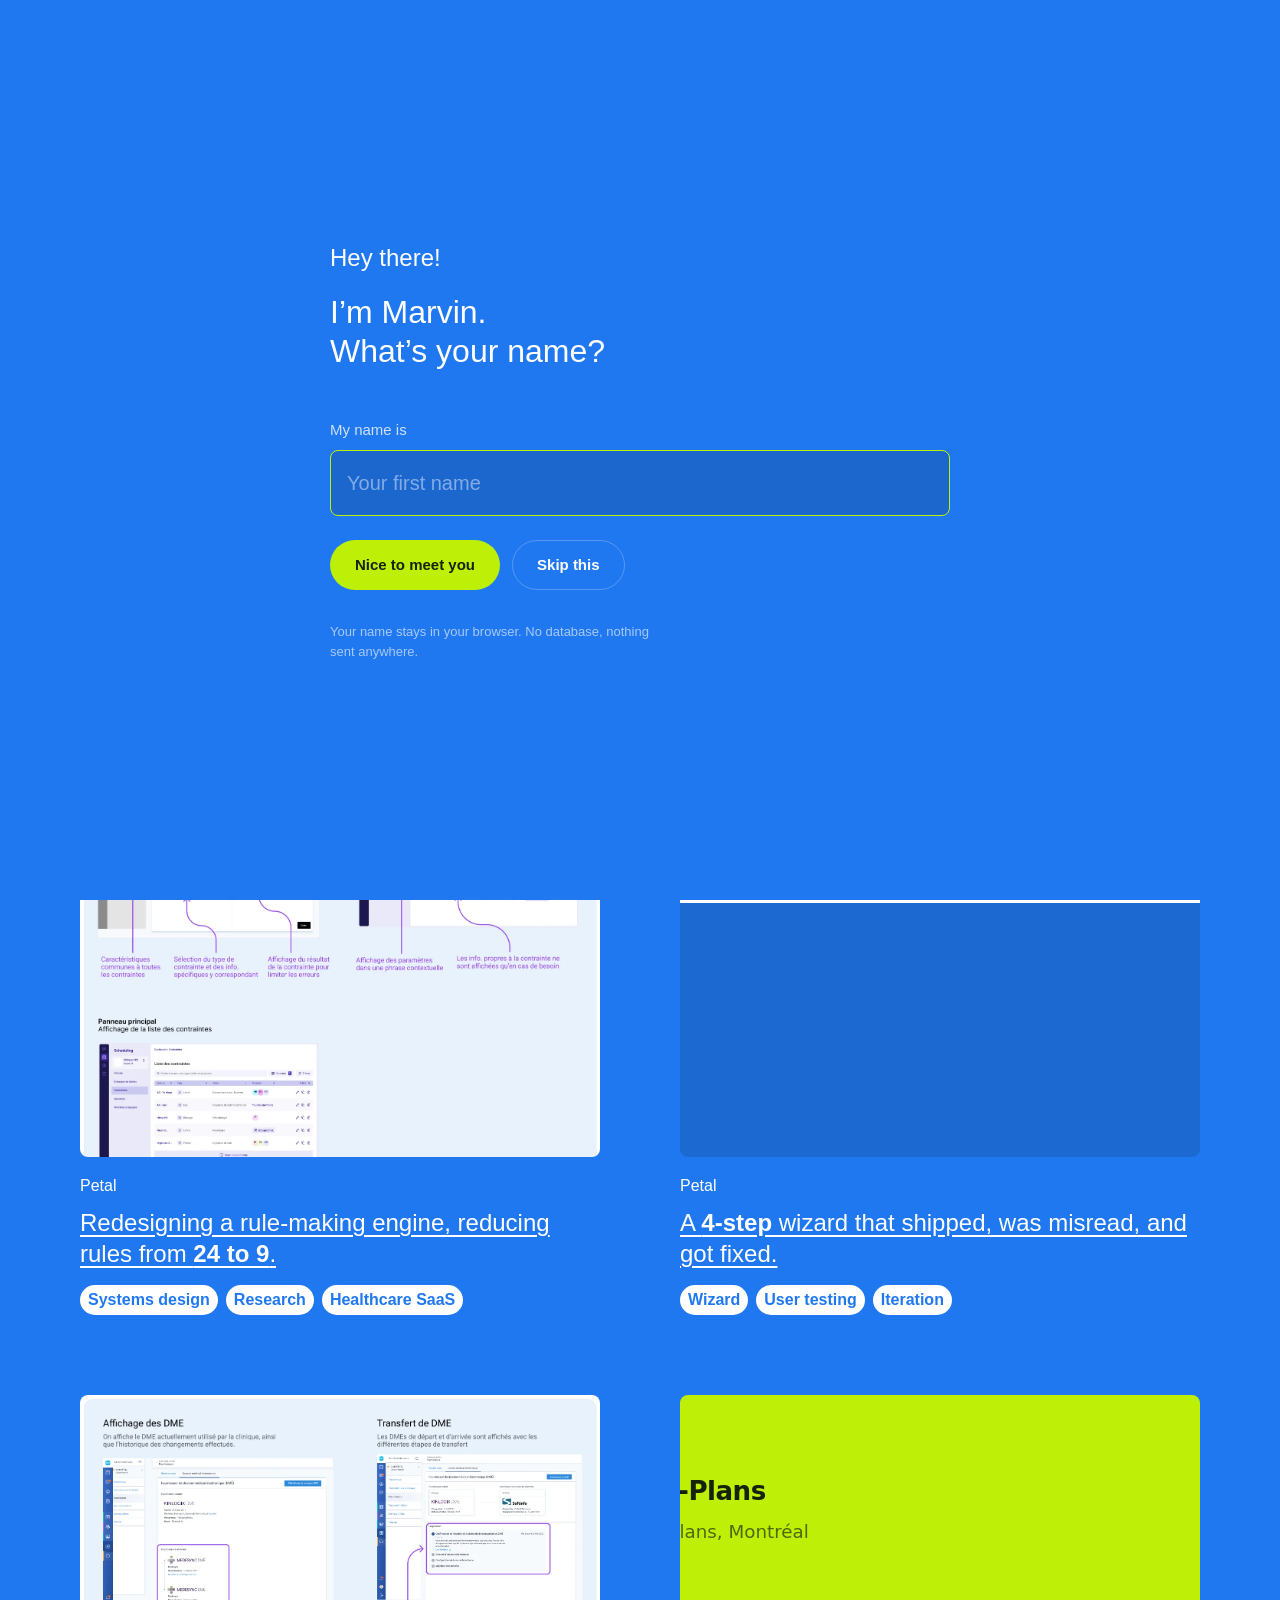
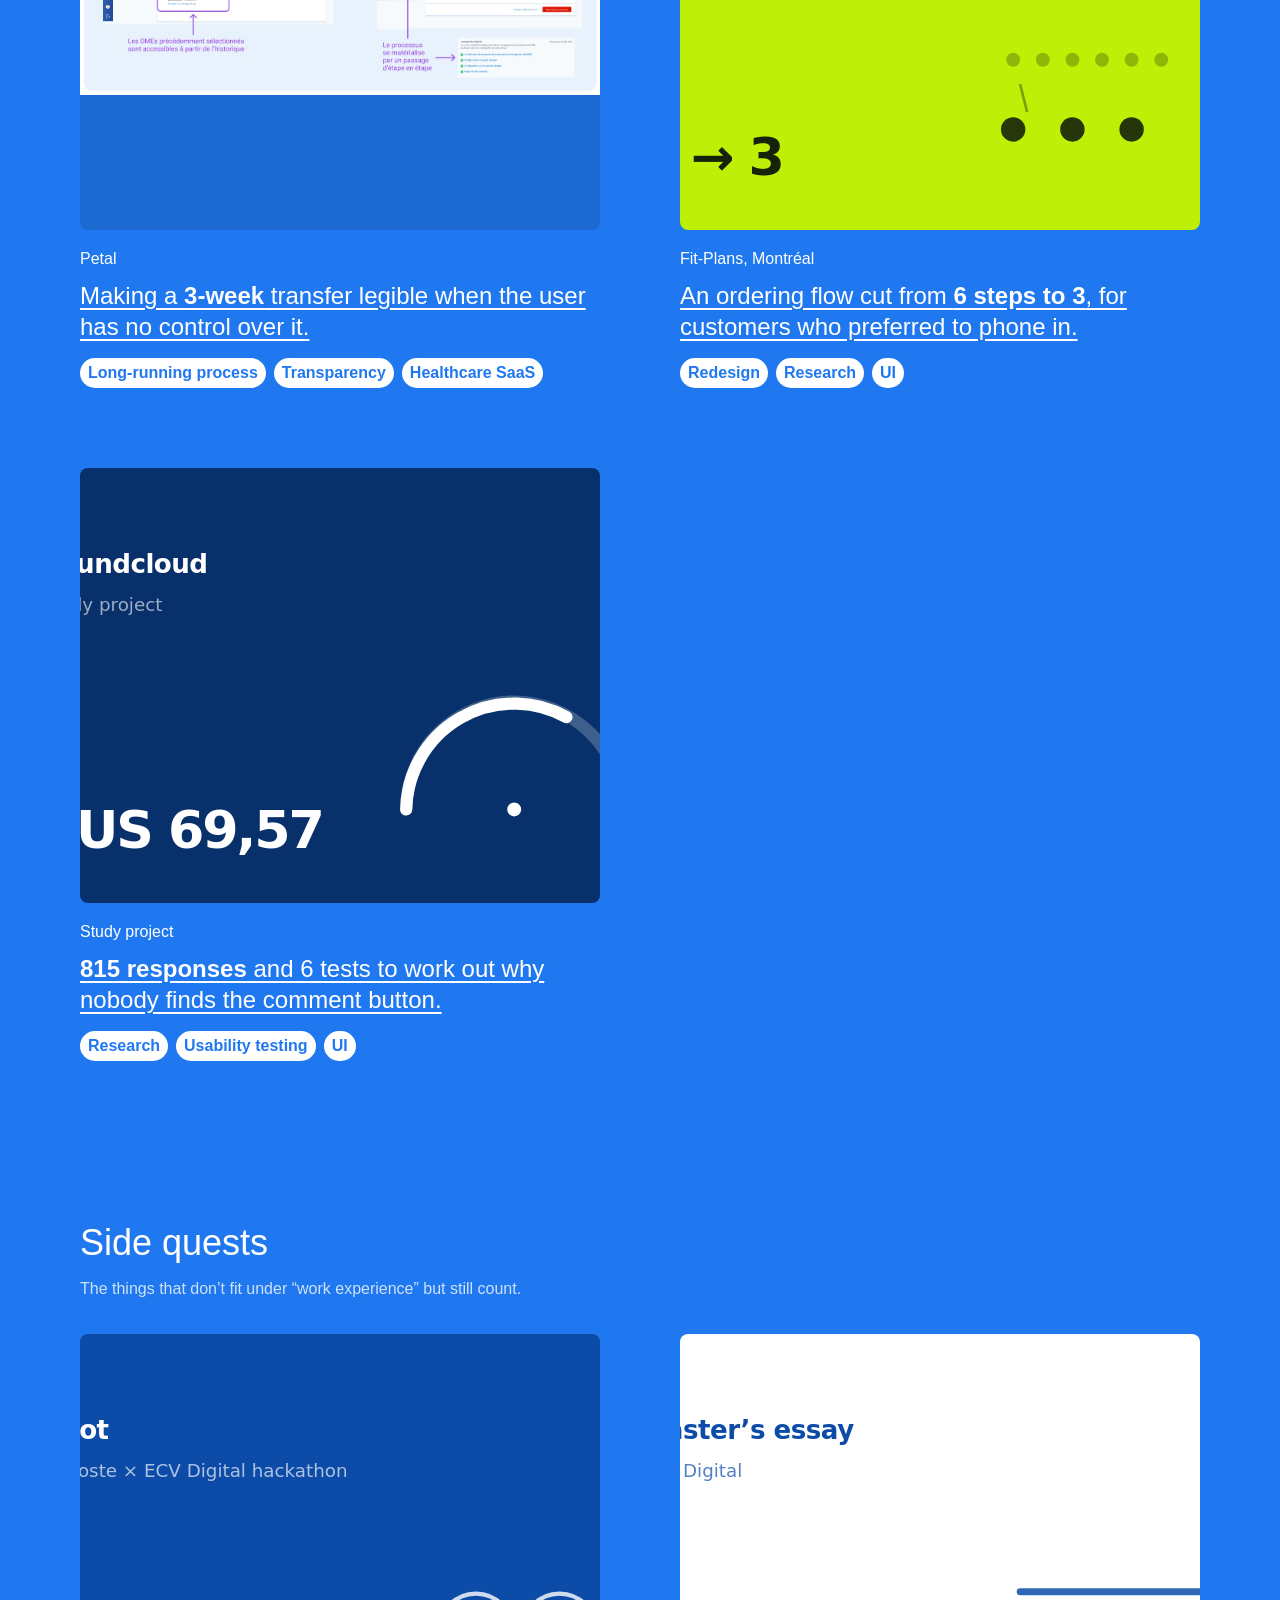
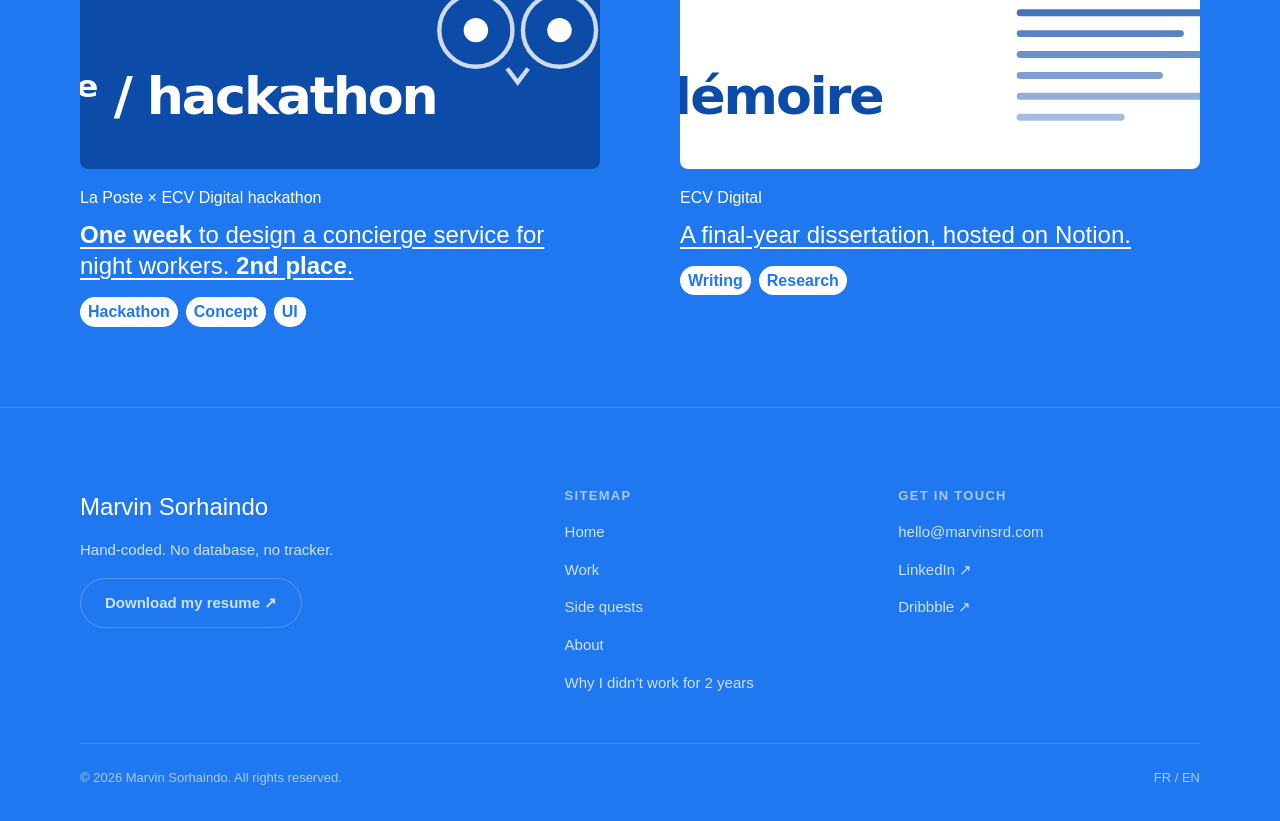
<file: index.html>
<!DOCTYPE html>
<!--
  ===========================================================================
  index.html — LE SEUL FICHIER HTML DU SITE
  ---------------------------------------------------------------------------
  Le site est une SPA (Single Page Application) : il n'existe qu'une page
  HTML. Quand vous cliquez sur un lien, JavaScript remplace le contenu de
  <main> au lieu de demander une nouvelle page au serveur. C'est ce qui
  permet des transitions fluides et zero temps de chargement apres l'arrivee.

  Ce fichier ne contient donc presque pas de contenu : il pose la COQUILLE
  (loader, formulaire du prenom, en-tete, main vide, pied de page) et laisse
  js/app.js remplir le reste a partir de js/content.js.
  ===========================================================================
-->
<html lang="fr">
<head>
  <!-- charset en premier : indispensable pour que les accents s'affichent -->
  <meta charset="utf-8">

  <!-- viewport : sans cette ligne, les telephones simulent un ecran de bureau
       et affichent le site en tout petit. C'est la base du responsive. -->
  <meta name="viewport" content="width=device-width, initial-scale=1">

  <!-- theme-color colore la barre d'adresse du navigateur sur mobile -->
  <meta name="theme-color" content="#2078F0">

  <title>Marvin Sorhaindo — Designer produit</title>
  <meta name="description" content="Portfolio de Marvin Sorhaindo, designer produit à Montréal. Trois ans de SaaS santé : planification hospitalière, synchronisation de données cliniques, refontes web.">

  <!-- Open Graph : ce qui s'affiche quand le lien est partage sur LinkedIn -->
  <meta property="og:type" content="website">
  <meta property="og:title" content="Marvin Sorhaindo — Designer produit">
  <meta property="og:description" content="Trois ans de SaaS santé. Vingt-quatre règles de planification ramenées à neuf.">

  <!--
    SECURITE — Content Security Policy.
    Cette ligne interdit au navigateur d'executer du JavaScript qui ne
    viendrait pas de ce site ('self'). Si quelqu'un parvenait a injecter
    <script src="https://mechant.com/x.js"> dans la page, le navigateur
    refuserait de le charger. C'est notre 2e barriere apres le nettoyage
    du prenom saisi dans le formulaire (voir app.js, fonction cleanName).
    'unsafe-inline' est autorise pour les styles seulement, pas pour les scripts.
  -->
  <!--
    Deux exceptions ont ete ajoutees pour Google Fonts (voir le bloc police
    juste en dessous) : fonts.googleapis.com pour la feuille de style, et
    fonts.gstatic.com pour les fichiers .woff2 eux-memes. Ce sont les seules
    origines externes autorisees par tout le site.
  -->
  <meta http-equiv="Content-Security-Policy"
        content="default-src 'self';
                 img-src 'self' data:;
                 style-src 'self' 'unsafe-inline' https://fonts.googleapis.com;
                 font-src 'self' https://fonts.gstatic.com;
                 script-src 'self';
                 base-uri 'none';
                 form-action 'none'">

  <!--
    LA POLICE : Raleway, imposee par la maquette Figma.
    C'est une grotesque geometrique tres reconnaissable ; aucune police
    systeme ne s'en approche, il faut donc la telecharger.

    preconnect ouvre la connexion aux serveurs de Google AVANT que le
    navigateur ne decouvre qu'il en a besoin, ce qui economise un aller-retour
    reseau. crossorigin est obligatoire sur le second : les polices sont
    servies en mode anonyme et la connexion doit correspondre.

    display=swap affiche immediatement le texte dans une police de secours,
    puis bascule sur Raleway une fois chargee. Sans cette option, le texte
    resterait invisible jusqu'a 3 secondes.

    >>> A FAIRE PLUS TARD : auto-heberger la police <<<
    Cette balise est la seule requete externe du site et contredit l'exigence
    de depart ("tout charger une fois, le plus vite possible"). Pour la
    supprimer : telecharger les 4 graisses en .woff2, les placer dans
    assets/fonts/, remplacer ce lien par des regles @font-face dans le CSS,
    et retirer les deux autorisations Google de la CSP ci-dessus.
  -->
  <link rel="preconnect" href="https://fonts.googleapis.com">
  <link rel="preconnect" href="https://fonts.gstatic.com" crossorigin>
  <link rel="stylesheet"
        href="https://fonts.googleapis.com/css2?family=Raleway:wght@300;400;500;600&display=swap">

  <!-- Une seule feuille de style pour tout le site -->
  <link rel="stylesheet" href="css/styles.css">
</head>

<body data-lang="fr">

  <!--
    Lien d'evitement : invisible a la souris, mais le premier element atteint
    par la touche Tab. Il permet a quelqu'un qui navigue au clavier ou au
    lecteur d'ecran de sauter la navigation pour aller droit au contenu.
  -->
  <a class="skip-link" href="#main" data-i18n="skipToContent">Aller au contenu principal</a>

  <!--
    ===================== 1. LE LOADER =====================
    Affiche pendant que les images se preparent. Il est dans le HTML (et non
    cree en JS) pour etre visible immediatement, avant meme que JavaScript
    ne demarre. aria-hidden="true" : purement decoratif, les lecteurs
    d'ecran l'ignorent.
  -->
  <div id="loader" class="loader" aria-hidden="true">
    <div class="loader__mark">
      <span class="loader__bar"></span>
    </div>
  </div>

  <!--
    ================ 2. LE PORTAIL (formulaire du prenom) ================
    C'est un vrai <form> : il fonctionne au clavier, la touche Entree valide,
    et le navigateur gere l'etiquette du champ. On l'intercepte en JS pour
    l'empecher de recharger la page (voir event 'submit' dans app.js).
    Aucun attribut action= : le formulaire n'envoie rien, nulle part.
  -->
  <div id="gate" class="gate" role="dialog" aria-modal="true" aria-labelledby="gate-title" hidden>
    <form class="gate__card" id="gate-form" novalidate autocomplete="off">
      <p class="gate__hi" data-i18n="gateHi">Bonjour !</p>
      <h1 class="gate__q" id="gate-title" data-i18n="gateQuestion">Je suis Marvin. Comment vous appelez-vous ?</h1>

      <label class="gate__label" for="gate-input" data-i18n="gateLabel">Mon prénom est</label>
      <input class="gate__input"
             id="gate-input"
             name="visitor"
             type="text"
             inputmode="text"
             maxlength="24"
             autocomplete="off"
             spellcheck="false"
             aria-describedby="gate-hint gate-error"
             placeholder="Votre prénom">
      <!-- maxlength="24" = premiere limite. app.js re-verifie de toute facon :
           un attribut HTML se contourne, une verification JS aussi, donc on
           fait les deux ET on n'insere jamais le texte en tant que HTML. -->

      <p class="gate__error" id="gate-error" role="alert" hidden data-i18n="gateError"></p>

      <div class="gate__actions">
        <button class="btn btn--primary" type="submit" data-i18n="gateSubmit">Enchanté</button>
        <button class="btn btn--ghost" type="button" id="gate-skip" data-i18n="gateSkip">Passer cette étape</button>
      </div>

      <p class="gate__hint" id="gate-hint" data-i18n="gateHint"></p>
    </form>
  </div>

  <!--
    ===================== 3. BARRE DE PROGRESSION =====================
    Une fine barre en haut de l'ecran qui se remplit a mesure qu'on descend.
    Demandee dans le cahier des charges : "indiquer a quelle distance de la
    fin se trouve la position de scroll".
  -->
  <div class="progress" id="progress" aria-hidden="true">
    <div class="progress__fill" id="progress-fill"></div>
  </div>

  <!--
    ===================== 4. EN-TETE =====================
    position: sticky en CSS -> reste visible pendant le defilement.
  -->
  <!--
    Structure calquee sur la maquette : le nom a gauche, la pilule de
    navigation centree, le selecteur de langue a droite. Les trois zones sont
    des colonnes de grille de largeur egale, ce qui garantit que la pilule
    reste OPTIQUEMENT centree meme si le nom ou le selecteur changent de
    largeur (en passant de FR a EN, par exemple).
  -->
  <header class="site-head" id="site-head">
    <a class="brand" href="#/" aria-label="Marvin Sorhaindo, accueil">Marvin S.</a>

    <!-- Bouton hamburger, visible seulement sous 860px (voir media query CSS) -->
    <button class="nav-toggle" id="nav-toggle" aria-expanded="false" aria-controls="site-nav">
      <span class="nav-toggle__box" aria-hidden="true"><i></i><i></i></span>
      <span class="sr-only" data-i18n="navMenu">Menu</span>
    </button>

    <nav class="site-nav" id="site-nav" aria-label="Navigation principale">
      <a href="#/work"  data-nav="work"  data-i18n="navWork">Projets</a>
      <a href="#/side"  data-nav="side"  data-i18n="navSide">À côté</a>
      <a href="#/about" data-nav="about" data-i18n="navAbout">À propos</a>
      <a id="nav-contact" href="mailto:" data-i18n="navContact">Contact</a>
    </nav>

    <!--
      Selecteur de langue. Deux boutons plutot qu'un <select> : c'est plus
      rapide a utiliser (un clic au lieu de deux) et l'etat actif est visible.
      aria-pressed indique au lecteur d'ecran quelle langue est active.
    -->
    <div class="lang" role="group" aria-label="Langue / Language">
      <button type="button" data-setlang="fr" aria-pressed="true">FR</button>
      <button type="button" data-setlang="en" aria-pressed="false">EN</button>
    </div>
  </header>

  <!--
    ===================== 5. LIEN RETOUR PERSISTANT =====================
    Demande dans le cahier des charges : "un lien retour collant, accessible
    a tout moment". Il n'apparait que sur les pages de detail (app.js ajoute
    ou retire la classe is-visible).
  -->
  <a class="back-link" id="back-link" href="#/" hidden>
    <span aria-hidden="true">←</span> <span data-i18n="csBack">Retour</span>
  </a>

  <!--
    ===================== 6. LE CONTENU =====================
    Vide au depart. app.js y injecte la page demandee par l'URL.
    tabindex="-1" permet de deplacer le focus ici lors d'un changement de
    page, pour que les lecteurs d'ecran annoncent la nouvelle page.
    aria-live="polite" : les changements sont annonces sans interrompre.
  -->
  <main id="main" tabindex="-1"></main>

  <!--
    ===================== 7. PIED DE PAGE =====================
    Rempli par app.js pour rester traduisible sans dupliquer le balisage.
  -->
  <footer class="site-foot" id="site-foot"></footer>

  <!--
    type="module" fait trois choses utiles :
      1. autorise import / export entre nos fichiers JS,
      2. differe l'execution jusqu'a ce que le HTML soit pret (pas besoin
         d'attribut defer, ni d'ecouter DOMContentLoaded),
      3. active le mode strict de JavaScript, qui transforme certaines
         erreurs silencieuses en vraies erreurs — plus facile a debugger.
  -->
  <script type="module" src="js/app.js"></script>

  <!--
    SANS JAVASCRIPT : le site est une SPA, il ne peut donc rien afficher.
    Plutot que de laisser une page blanche, on affiche un message et les
    liens de contact essentiels. C'est le minimum acceptable.
  -->
  <noscript>
    <div class="noscript">
      <h1>Marvin Sorhaindo — Designer produit</h1>
      <p>Ce portfolio a besoin de JavaScript pour fonctionner. Vous pouvez me joindre directement :</p>
      <p>
        <a href="mailto:hello@marvinsrd.com">hello@marvinsrd.com</a> ·
        <a href="https://www.linkedin.com/in/marvinsorhaindo">LinkedIn</a>
      </p>
    </div>
  </noscript>

</body>
</html>
</file>
<file: css/styles.css>
/* ==========================================================================
   styles.css — TOUTE l'apparence du site
   --------------------------------------------------------------------------
   Theme repris de la maquette Figma "Portfolio_Explorations" (noeud 2309:3835).
   Les valeurs de couleur, de taille et d'espacement viennent directement du
   fichier Figma : elles ne sont pas approximees.

   Organisation du fichier, de haut en bas :
     1. Variables (couleurs, espacements, typo)  <- MODIFIEZ ICI EN PRIORITE
     2. Remise a zero et reglages de base
     3. Utilitaires (accessibilite, conteneurs)
     4. Loader et portail du prenom
     5. En-tete, navigation, barre de progression
     6. Page d'accueil
     7. Cartes de projet
     8. Pages d'etude de cas (+ navigation laterale collante)
     9. Pages editoriales (A propos, article)
    10. Pied de page
    11. Transitions de page
    12. Responsive (ecrans etroits)
    13. Preferences utilisateur (mouvement reduit, impression)
   ========================================================================== */


/* ==========================================================================
   1. VARIABLES
   --------------------------------------------------------------------------
   Une "variable CSS" (ou custom property) se declare avec deux tirets et
   se lit avec var(). Declarees sur :root, elles sont disponibles partout.
   Interet : changer le bleu du site = changer UNE ligne ci-dessous.
   ========================================================================== */
:root {

  /* ---- COULEURS DE MARQUE, RELEVEES DANS FIGMA -------------------------
     Ces deux valeurs sont exactement celles de la maquette. Tout le reste
     du fichier en decoule.

     NOTE DE CONFORMITE (decision assumee, documentee une seule fois) :
     le blanc sur ce bleu donne un contraste de 4,19:1, et le vert lime
     3,13:1. Le seuil WCAG AA pour du texte courant est 4,5:1. Le texte de
     32 px du heros passe (seuil 3:1 pour les grandes tailles), mais les
     libelles de 16 px — navigation, etiquettes, pastilles — sont en dessous.
     C'est un choix esthetique explicite : la fidelite a la maquette prime.
     Si vous changez d'avis, #1571EF rend tout conforme en assombrissant la
     luminosite de 2 %, a teinte et saturation identiques.                */
  --blue:        #2078F0;   /* fond de tout le site */
  --lime:        #BEF007;   /* accent : mots surlignes dans le heros */

  /* ---- NEUTRES --------------------------------------------------------- */
  --white:       #FFFFFF;
  --ink:         #FFFFFF;   /* le texte courant est blanc sur fond bleu */

  /* Voiles construits sur du blanc ou du noir transparent plutot que sur des
     couleurs fixes : ils restent coherents si le bleu change. */
  --ink-soft:    rgba(255,255,255,.78);  /* texte secondaire */
  --ink-faint:   rgba(255,255,255,.60);  /* legendes, sur-titres */
  --line:        rgba(255,255,255,.24);  /* filets et separateurs */
  --line-soft:   rgba(255,255,255,.14);
  --veil:        rgba(0,0,0,.05);        /* fond de la pilule de navigation */
  --veil-strong: rgba(0,0,0,.12);        /* blocs mis en avant */

  /* ---- TYPOGRAPHIE ------------------------------------------------------
     Raleway, imposee par la maquette. La pile de secours evite un saut de
     mise en page si le telechargement echoue : Trebuchet MS a des largeurs
     de caracteres proches de Raleway.                                     */
  --font: 'Raleway', 'Trebuchet MS', -apple-system, BlinkMacSystemFont,
          'Segoe UI', Roboto, sans-serif;
  --mono: ui-monospace, SFMono-Regular, 'SF Mono', Menlo, Consolas, monospace;

  /* Graisses utilisees dans la maquette. Les nommer evite les nombres
     magiques disperses dans le fichier. */
  --w-light:    300;
  --w-regular:  400;
  --w-medium:   500;
  --w-semibold: 600;

  /* Echelle typographique. Les tailles de reference viennent de Figma :
     16 px pour l'interface, 24 px pour les sous-titres, 32 px pour le heros.
     clamp(min, souhaite, max) = "jamais plus petit que min, jamais plus grand
     que max, et fluide entre les deux". vw = 1% de la largeur de fenetre.
     C'est ce qui rend le site responsive SANS media query par taille.     */
  --fs-hero:    clamp(1.55rem, 3.1vw, 2rem);      /* 32px de la maquette */
  --fs-h1:      clamp(1.6rem, 3.4vw, 2.25rem);
  --fs-h2:      clamp(1.25rem, 2.2vw, 1.5rem);    /* 24px */
  --fs-h3:      1.125rem;
  --fs-lead:    clamp(1.05rem, 1.6vw, 1.25rem);
  --fs-body:    1rem;                             /* 16px */
  --fs-small:   0.9375rem;
  --fs-tiny:    0.8125rem;

  /* Interlignes releves dans Figma */
  --lh-nav:  1.45;
  --lh-body: 1.6;

  /* ---- ESPACEMENTS -----------------------------------------------------
     Echelle limitee : garde le rythme vertical coherent d'une page a l'autre.
     Les valeurs cles de la maquette : 8, 16, 24, 40, 80.                  */
  --s1: 0.25rem;  --s2: 0.5rem;   --s3: 0.75rem;  --s4: 1rem;
  --s5: 1.5rem;   --s6: 2rem;     --s7: 3rem;     --s8: 5rem;
  --s9: 7rem;
  --gutter: clamp(1.5rem, 6.25vw, 5rem);   /* 80px sur large ecran */

  /* ---- DIVERS ---------------------------------------------------------- */
  --radius-pill: 40px;   /* la pilule de navigation */
  --radius-tag:  20px;   /* les etiquettes */
  --radius:      14px;
  --radius-sm:   8px;
  --shadow:      0 10px 30px -12px rgba(0,0,0,.35);
  --shadow-lg:   0 24px 60px -20px rgba(0,0,0,.45);
  --head-h:      82px;   /* 16px de texte + 24px de marge haute et basse */
  --measure:     68ch;   /* largeur de lecture confortable */

  /* Courbe d'animation : demarre vite, se pose doucement. */
  --ease: cubic-bezier(.2, .7, .2, 1);
}


/* ==========================================================================
   2. REMISE A ZERO ET BASES
   ========================================================================== */

/* box-sizing: border-box -> la largeur declaree inclut padding et bordure.
   Sans ca, une boite de 200px avec 20px de padding mesure 240px. */
*, *::before, *::after { box-sizing: border-box; }

h1,h2,h3,h4,p,figure,blockquote,dl,dd,ul,ol { margin: 0; }
ul,ol { padding: 0; list-style: none; }

html {
  scroll-behavior: smooth;
  /* Evite que l'en-tete collant recouvre le titre vise par un lien d'ancrage. */
  scroll-padding-top: calc(var(--head-h) + var(--s5));
  -webkit-text-size-adjust: 100%;
  background: var(--blue);   /* evite un flash blanc au rebond de scroll */
}

body {
  margin: 0;
  background: var(--blue);
  color: var(--ink);
  font-family: var(--font);
  font-size: var(--fs-body);
  font-weight: var(--w-regular);
  line-height: var(--lh-body);
  -webkit-font-smoothing: antialiased;
  -moz-osx-font-smoothing: grayscale;
  /* Evite les "orphelins" (un mot seul en fin de paragraphe). */
  text-wrap: pretty;
}

/* Quand le loader ou le portail est affiche, on bloque le defilement du fond. */
body.is-locked { overflow: hidden; }

img, picture, svg, video { display: block; max-width: 100%; height: auto; }

a { color: inherit; text-decoration-thickness: 1px; text-underline-offset: 3px; }

/* :focus-visible ne s'active qu'au clavier, pas au clic de souris : on garde
   un anneau utile sans le halo parasite a la souris. */
:focus-visible {
  outline: 2px solid var(--lime);
  outline-offset: 3px;
  border-radius: 4px;
}

h1,h2,h3 { line-height: 1.2; font-weight: var(--w-medium); }
h1,h2 { text-wrap: balance; }

button { font: inherit; color: inherit; cursor: pointer; }


/* ==========================================================================
   3. UTILITAIRES
   ========================================================================== */

/* Visible pour les lecteurs d'ecran, invisible a l'oeil. On ne met PAS
   display:none, qui retirerait le texte de l'arbre d'accessibilite. */
.sr-only {
  position: absolute; width: 1px; height: 1px;
  padding: 0; margin: -1px; overflow: hidden;
  clip-path: inset(50%); white-space: nowrap; border: 0;
}

.skip-link {
  position: fixed; top: var(--s3); left: var(--s3); z-index: 200;
  transform: translateY(-160%);
  background: var(--lime); color: #16220A;
  padding: var(--s3) var(--s4); border-radius: var(--radius-sm);
  text-decoration: none; font-size: var(--fs-small); font-weight: var(--w-semibold);
  transition: transform .2s var(--ease);
}
.skip-link:focus { transform: translateY(0); }

/* Conteneur : marges laterales fluides valant 80px sur grand ecran,
   exactement comme la maquette. */
.wrap {
  width: 100%; max-width: 1280px;
  margin-inline: auto;
  padding-inline: var(--gutter);
}
.wrap--narrow { max-width: 860px; }

.rule { height: 1px; background: var(--line-soft); border: 0; margin: 0; }

.kicker {
  font-size: var(--fs-tiny); text-transform: uppercase;
  letter-spacing: .14em; font-weight: var(--w-semibold); color: var(--ink-faint);
}

/* Badge "brouillon" : signale les textes a relire. Disparait en retirant
   isDraft dans content.js. */
.draft-badge {
  display: inline-flex; align-items: center; gap: var(--s2);
  background: var(--lime); color: #16220A;
  font-size: var(--fs-tiny); font-weight: var(--w-semibold);
  text-transform: uppercase; letter-spacing: .08em;
  padding: var(--s1) var(--s3); border-radius: 999px;
}

/* ---- Boutons ---- */
.btn {
  display: inline-flex; align-items: center; justify-content: center;
  gap: var(--s2);
  padding: var(--s3) var(--s5);
  border-radius: 999px; border: 1px solid transparent;
  font-size: var(--fs-small); font-weight: var(--w-semibold);
  text-decoration: none; white-space: nowrap;
  transition: background .18s var(--ease), color .18s var(--ease),
              border-color .18s var(--ease), transform .18s var(--ease);
}
/* Le bouton principal reprend la pastille de la maquette : blanc plein,
   texte bleu. */
.btn--primary { background: var(--white); color: var(--blue); }
.btn--primary:hover { background: var(--lime); color: #16220A; transform: translateY(-1px); }
.btn--ghost { background: transparent; color: var(--white); border-color: var(--line); }
.btn--ghost:hover { border-color: var(--white); background: rgba(255,255,255,.08); }


/* ==========================================================================
   4. LOADER ET PORTAIL DU PRENOM
   ========================================================================== */

.loader {
  position: fixed; inset: 0; z-index: 150;
  display: grid; place-items: center;
  background: var(--blue);
  transition: opacity .5s var(--ease), visibility .5s;
}
/* visibility:hidden (et pas seulement opacity:0) retire l'element du flux de
   clics : sans ca, un calque invisible bloquerait la souris. */
.loader.is-done { opacity: 0; visibility: hidden; }

.loader__mark {
  width: 168px; height: 2px;
  background: rgba(255,255,255,.22);
  border-radius: 2px; overflow: hidden;
}
.loader__bar {
  display: block; height: 100%; width: 0%;
  background: var(--lime);
  /* La largeur est pilotee en JS (pourcentage reel d'images chargees), donc
     pas d'animation infinie qui mentirait sur la progression. */
  transition: width .3s var(--ease);
}

.gate {
  position: fixed; inset: 0; z-index: 140;
  display: grid; place-items: center;
  padding: var(--gutter);
  background: var(--blue);
}
.gate[hidden] { display: none; }

.gate__card {
  width: 100%; max-width: 620px;
  animation: rise .6s var(--ease) both;
}
@keyframes rise {
  from { opacity: 0; transform: translateY(14px); }
  to   { opacity: 1; transform: translateY(0); }
}

/* Le portail reprend la typographie du heros : meme accueil, meme voix. */
.gate__hi {
  font-size: var(--fs-h2); font-weight: var(--w-regular);
  margin-bottom: var(--s4);
}
.gate__q {
  font-size: var(--fs-hero); font-weight: var(--w-light);
  margin-bottom: var(--s7);
  white-space: pre-line;   /* respecte le \n present dans content.js */
}
.gate__label {
  display: block; color: var(--ink-soft);
  font-size: var(--fs-small); margin-bottom: var(--s2);
}
.gate__input {
  width: 100%; padding: var(--s4);
  background: rgba(0,0,0,.08);
  border: 1px solid var(--line);
  border-radius: var(--radius-sm);
  color: var(--white); font: inherit; font-size: 1.25rem;
  transition: border-color .18s var(--ease), background .18s var(--ease);
}
.gate__input::placeholder { color: rgba(255,255,255,.45); }
.gate__input:focus {
  outline: none;
  border-color: var(--lime);
  background: rgba(0,0,0,.14);
}
/* .is-invalid est posee par app.js quand le prenom ne passe pas le filtre. */
.gate__input.is-invalid { border-color: #FFC7C7; }

.gate__error { color: #FFD9D9; font-size: var(--fs-small); margin-top: var(--s2); }
.gate__actions { display: flex; flex-wrap: wrap; gap: var(--s3); margin-top: var(--s5); }
.gate__actions .btn--primary { background: var(--lime); color: #16220A; }
.gate__actions .btn--primary:hover { background: var(--white); color: var(--blue); }

.gate__hint {
  margin-top: var(--s6);
  color: var(--ink-faint);
  font-size: var(--fs-tiny); line-height: 1.5;
  max-width: 46ch;
}


/* ==========================================================================
   5. EN-TETE, NAVIGATION, PROGRESSION
   ========================================================================== */

.progress {
  position: fixed; top: 0; left: 0; right: 0; height: 2px; z-index: 130;
  background: transparent; pointer-events: none;
}
.progress__fill {
  height: 100%; width: 0%;
  background: var(--lime);
}

/* Grille en trois colonnes de largeur egale : la pilule centrale reste
   optiquement centree quels que soient le nom et le selecteur de langue. */
.site-head {
  position: sticky; top: 0; z-index: 120;
  display: grid;
  grid-template-columns: 1fr auto 1fr;
  align-items: center;
  gap: var(--s4);
  padding: var(--s5) var(--gutter);
  background: var(--blue);
  transition: box-shadow .3s var(--ease);
}
/* .is-scrolled est ajoutee par app.js des qu'on quitte le haut de page. */
.site-head.is-scrolled { box-shadow: 0 1px 0 var(--line-soft); }

.brand {
  justify-self: start;
  font-size: var(--fs-body); font-weight: var(--w-medium);
  line-height: var(--lh-nav); letter-spacing: -0.08px;
  text-decoration: none; white-space: nowrap;
}

/* LA PILULE. Valeurs exactes de Figma : fond noir a 5 %, flou d'arriere-plan
   de 35px, rayon 40px, ecart de 40px, padding 16px/40px.
   backdrop-filter floute ce qui se trouve DERRIERE l'element : la pilule
   laisse donc deviner le contenu qui defile dessous. */
.site-nav {
  justify-self: center;
  display: flex; align-items: center; gap: 40px;
  padding: 16px 40px;
  background: var(--veil);
  -webkit-backdrop-filter: blur(35px);
  backdrop-filter: blur(35px);
  border-radius: var(--radius-pill);
}
.site-nav a {
  position: relative;
  text-decoration: none; color: var(--white);
  font-size: var(--fs-body); font-weight: var(--w-medium);
  line-height: var(--lh-nav); letter-spacing: -0.08px;
  white-space: nowrap;
  opacity: .82;
  transition: opacity .18s var(--ease);
}
.site-nav a:hover { opacity: 1; }

/* Soulignement lime de la page courante. On anime en scaleX plutot qu'en
   width : transform peut etre delegue au GPU, c'est plus fluide. */
.site-nav a::after {
  content: ''; position: absolute; left: 0; right: 0; bottom: -6px;
  height: 2px; background: var(--lime);
  transform: scaleX(0); transform-origin: left;
  transition: transform .25s var(--ease);
}
.site-nav a[aria-current="page"] { opacity: 1; }
.site-nav a[aria-current="page"]::after { transform: scaleX(1); }

.lang {
  justify-self: end;
  display: flex; gap: 2px; padding: 3px;
  background: var(--veil); border-radius: 999px;
}
.lang button {
  border: 0; background: transparent; border-radius: 999px;
  padding: 5px var(--s3);
  font-size: var(--fs-tiny); font-weight: var(--w-semibold); letter-spacing: .04em;
  color: rgba(255,255,255,.7);
  transition: background .18s var(--ease), color .18s var(--ease);
}
.lang button:hover { color: var(--white); }
/* aria-pressed sert a la fois de style ET d'information d'accessibilite :
   une seule source de verite, pas de classe en doublon. */
.lang button[aria-pressed="true"] { background: var(--white); color: var(--blue); }

/* Bouton hamburger : masque par defaut, affiche en media query mobile. */
.nav-toggle {
  display: none;
  justify-self: end;
  border: 1px solid var(--line); background: var(--veil);
  border-radius: var(--radius-sm); padding: var(--s2) var(--s3);
}
.nav-toggle__box { display: grid; gap: 4px; width: 18px; }
.nav-toggle__box i { display: block; height: 2px; background: var(--white); border-radius: 2px; transition: transform .2s var(--ease); }
.nav-toggle[aria-expanded="true"] .nav-toggle__box i:first-child { transform: translateY(3px) rotate(45deg); }
.nav-toggle[aria-expanded="true"] .nav-toggle__box i:last-child  { transform: translateY(-3px) rotate(-45deg); }

/* ---- Lien retour persistant ---- */
.back-link {
  position: fixed; z-index: 118;
  left: var(--gutter); bottom: var(--s5);
  display: inline-flex; align-items: center; gap: var(--s2);
  padding: var(--s3) var(--s5);
  background: var(--white); color: var(--blue);
  border-radius: 999px; box-shadow: var(--shadow);
  text-decoration: none; font-size: var(--fs-small); font-weight: var(--w-semibold);
  transition: transform .2s var(--ease), box-shadow .2s var(--ease);
}
.back-link[hidden] { display: none; }
.back-link:hover { transform: translateY(-2px); box-shadow: var(--shadow-lg); }


/* ==========================================================================
   6. PAGE D'ACCUEIL
   --------------------------------------------------------------------------
   Le heros fait 400px de haut dans la maquette, contenu centre verticalement,
   avec 80px de marge laterale. min-height plutot que height : si la phrase
   passe sur cinq lignes en francais, le bloc grandit au lieu de deborder.
   ========================================================================== */

.hero {
  display: flex; flex-direction: column; justify-content: center;
  min-height: 400px;
  padding-block: var(--s7);
}
.hero__text { display: flex; flex-direction: column; gap: var(--s5); }

/* "Hey [prenom], nice to meet you!" — 24px Regular, le prenom en SemiBold. */
.hero__hello {
  font-size: var(--fs-h2);
  font-weight: var(--w-regular);
}
.hero__hello b { font-weight: var(--w-semibold); }

.hero__block { display: flex; flex-direction: column; gap: var(--s5); }
.hero__lines { display: flex; flex-direction: column; gap: var(--s2); }

/* "I'm Marvin" — 32px Light. */
.hero__name {
  font-size: var(--fs-hero);
  font-weight: var(--w-light);
  line-height: 1.25;
}

/* La phrase principale — 32px Medium, largeur bloquee a 755px dans Figma. */
.hero__statement {
  font-size: var(--fs-hero);
  font-weight: var(--w-medium);
  line-height: 1.25;
  max-width: 755px;
}
/* Les mots accentues en lime. */
.hero__statement .accent { color: var(--lime); }
/* Les employeurs sont soulignes. Ceux qui pointent vers une etude de cas
   sont des <a>, Gekko est un simple <span> : meme rendu, comportement
   different au survol. */
.hero__statement u,
.hero__statement a { text-decoration: underline; text-underline-offset: 3px; }
.hero__statement a { transition: color .18s var(--ease); }
.hero__statement a:hover { color: var(--lime); }

/* Le lien vers l'article sur les deux ans : souligne, suivi d'une fleche. */
.hero__gap {
  display: inline-flex; align-items: center; gap: 3px;
  align-self: flex-start;
  font-size: var(--fs-body); font-weight: var(--w-medium);
  text-decoration: underline; text-underline-offset: 4px;
  transition: color .18s var(--ease);
}
.hero__gap:hover { color: var(--lime); }
.hero__gap .arrow {
  display: inline-block; width: 16px; height: 16px;
  font-size: 15px; line-height: 16px; text-align: center;
  text-decoration: none;
  transition: transform .2s var(--ease);
}
.hero__gap:hover .arrow { transform: translate(2px, -2px); }

/* Les sections de la page d'accueil. 80px de respiration verticale. */
.section { padding-block: var(--s8); }
.section__head { margin-bottom: var(--s6); }
.section__head h1,
.section__head h2 { font-size: var(--fs-h1); margin-bottom: var(--s3); font-weight: var(--w-medium); }
.section__head p { color: var(--ink-soft); max-width: var(--measure); }


/* ==========================================================================
   7. CARTES DE PROJET
   --------------------------------------------------------------------------
   La maquette n'encadre pas les cartes : l'image est posee directement sur le
   bleu, le texte dessous. Deux colonnes, 80px d'ecart.
   ========================================================================== */

.cards {
  display: grid;
  gap: var(--s8) var(--s8);
  /* Deux colonnes tant que la place le permet, une seule ensuite.
     auto-fit + minmax remplace une dizaine de media queries. */
  grid-template-columns: repeat(auto-fit, minmax(min(420px, 100%), 1fr));
}

.card {
  display: flex; flex-direction: column; gap: var(--s4);
  text-decoration: none; color: inherit;
}

/* aspect-ratio releve dans Figma (1280/1072). Il garantit que toutes les
   vignettes ont la meme hauteur sans fixer de pixels. */
.card__media {
  aspect-ratio: 1280 / 1072;
  overflow: hidden;
  background: rgba(0,0,0,.12);
  border-radius: var(--radius-sm);
}
.card__media img,
.card__media svg {
  width: 100%; height: 100%;
  object-fit: cover;
  transition: transform .5s var(--ease);
}
.card:hover .card__media img,
.card:hover .card__media svg { transform: scale(1.03); }

.card__body { display: flex; flex-direction: column; gap: var(--s4); }
.card__title-block { display: flex; flex-direction: column; gap: var(--s2); }

/* Le nom du client, 16px Regular. */
.card__client { font-size: var(--fs-body); font-weight: var(--w-regular); }

/* Le titre du cas, 24px Regular souligne. */
.card__title {
  font-size: var(--fs-h2);
  font-weight: var(--w-regular);
  line-height: 1.3;
  text-decoration: underline; text-underline-offset: 4px;
  transition: color .18s var(--ease);
}
.card:hover .card__title { color: var(--lime); }
/* Les chiffres marquants du titre passent en SemiBold, comme dans Figma
   ("...reducing rules from 24 to 9"). */
.card__title b { font-weight: var(--w-semibold); }

/* Les etiquettes : pastilles blanches, texte bleu, 8px d'ecart. */
.card__tags { display: flex; flex-wrap: wrap; gap: var(--s2); }
.tag {
  display: inline-flex; align-items: center;
  padding: 4px 8px;
  background: var(--white); color: var(--blue);
  border-radius: var(--radius-tag);
  font-size: var(--fs-body); font-weight: var(--w-semibold);
  line-height: 1.35; white-space: nowrap;
}


/* ==========================================================================
   8. PAGES D'ETUDE DE CAS
   ========================================================================== */

.cs { padding-bottom: var(--s9); }

/* ---- 8a. L'en-tete : la partie "30 secondes" ----
   Tout ce qu'un recruteur presse doit lire tient ici, avant le premier scroll. */
.cs__head { padding-block: var(--s7) var(--s6); }
.cs__client { font-size: var(--fs-body); margin-bottom: var(--s2); color: var(--ink-soft); }
.cs__title { font-size: var(--fs-h1); font-weight: var(--w-medium); margin-bottom: var(--s4); }
.cs__tagline {
  font-size: var(--fs-lead); color: var(--ink-soft);
  max-width: var(--measure); margin-bottom: var(--s6);
  font-weight: var(--w-light);
}

/* La fiche d'identite : role, duree, equipe, outils. */
.gist {
  display: grid; gap: var(--s5);
  grid-template-columns: repeat(auto-fit, minmax(150px, 1fr));
  padding-block: var(--s5);
  border-block: 1px solid var(--line);
  margin-bottom: var(--s7);
}
.gist dt {
  font-size: var(--fs-tiny); text-transform: uppercase; letter-spacing: .1em;
  color: var(--ink-faint); font-weight: var(--w-semibold); margin-bottom: var(--s1);
}
.gist dd { font-size: var(--fs-small); }

/* Probleme / Resultat cote a cote : la structure narrative minimale. */
.pair { display: grid; gap: var(--s6); grid-template-columns: 1fr 1fr; margin-bottom: var(--s7); }
.pair h2 { font-size: var(--fs-h3); margin-bottom: var(--s3); font-weight: var(--w-semibold); }
.pair p { color: var(--ink-soft); }
/* Le resultat est mis en avant par un voile sombre et un filet lime. */
.pair__out {
  background: var(--veil-strong);
  border-left: 3px solid var(--lime);
  border-radius: 0 var(--radius-sm) var(--radius-sm) 0;
  padding: var(--s5);
}
.pair__out p { color: var(--white); }

/* Les chiffres marquants : ce que le recruteur retiendra. */
.stats {
  display: grid; gap: var(--s5);
  grid-template-columns: repeat(auto-fit, minmax(160px, 1fr));
  margin-bottom: var(--s7);
}
.stat__n {
  font-size: clamp(1.6rem, 3.2vw, 2.2rem); font-weight: var(--w-semibold);
  line-height: 1.05; color: var(--lime);
  /* Aligne les chiffres sur une meme largeur quand plusieurs se suivent. */
  font-variant-numeric: tabular-nums;
  margin-bottom: var(--s2);
}
.stat__l { font-size: var(--fs-small); color: var(--ink-soft); line-height: 1.4; }

.cs__cta { display: flex; flex-wrap: wrap; gap: var(--s3); }

/* ---- 8b. Le corps : nav laterale collante + sections ---- */
.cs__body {
  display: grid;
  grid-template-columns: 190px minmax(0, 1fr);
  gap: clamp(var(--s6), 5vw, var(--s8));
  align-items: start;
}

.cs-nav {
  position: sticky;
  top: calc(var(--head-h) + var(--s4));
  /* Si un jour il y a 20 sections, la nav defile elle-meme au lieu de
     deborder de l'ecran. */
  max-height: calc(100vh - var(--head-h) - var(--s7));
  overflow-y: auto;
}
.cs-nav__title {
  font-size: var(--fs-tiny); text-transform: uppercase; letter-spacing: .1em;
  color: var(--ink-faint); font-weight: var(--w-semibold); margin-bottom: var(--s4);
}
.cs-nav ol { display: grid; gap: 2px; }
.cs-nav a {
  display: flex; align-items: baseline; gap: var(--s3);
  padding: var(--s2) var(--s3);
  border-radius: var(--radius-sm);
  text-decoration: none; color: var(--ink-faint);
  font-size: var(--fs-small);
  border-left: 2px solid transparent;
  transition: color .2s var(--ease), background .2s var(--ease), border-color .2s var(--ease);
}
.cs-nav a:hover { color: var(--white); background: var(--veil); }
/* .is-active est posee par app.js via IntersectionObserver : c'est le
   "scroll-spy" qui suit la section actuellement visible. */
.cs-nav a.is-active {
  color: var(--lime); background: var(--veil-strong);
  border-left-color: var(--lime); font-weight: var(--w-semibold);
}
.cs-nav__num { font-size: var(--fs-tiny); font-variant-numeric: tabular-nums; opacity: .7; }

.cs-nav__prog { margin-top: var(--s5); }
.cs-nav__track { height: 3px; background: var(--line-soft); border-radius: 3px; overflow: hidden; }
.cs-nav__bar { height: 100%; width: 0%; background: var(--lime); border-radius: 3px; }
.cs-nav__pct { margin-top: var(--s2); font-size: var(--fs-tiny); color: var(--ink-faint); font-variant-numeric: tabular-nums; }

/* ---- 8c. Une section de processus ---- */
.cs-sec {
  padding-block: 0 var(--s8);
  /* Decale la cible d'ancrage pour que le titre ne finisse pas sous l'en-tete. */
  scroll-margin-top: calc(var(--head-h) + var(--s4));
}
.cs-sec__title { font-size: var(--fs-h2); margin-bottom: var(--s4); font-weight: var(--w-medium); }
.cs-sec p { max-width: var(--measure); margin-bottom: var(--s4); color: var(--ink-soft); }
.cs-sec p:last-child { margin-bottom: 0; }

/* Les visuels extraits des PDF. Cadre blanc : les maquettes claires ont
   besoin d'un fond neutre pour ne pas se dissoudre dans le bleu. */
.figure { margin-block: var(--s6); }
.figure__frame {
  background: var(--white);
  border-radius: var(--radius);
  padding: var(--s4);
  overflow: hidden;
}
.figure img { border-radius: var(--radius-sm); }
.figure figcaption {
  margin-top: var(--s3);
  font-size: var(--fs-small); color: var(--ink-faint);
  line-height: 1.5; max-width: var(--measure);
}
.figure__note {
  display: inline-block; margin-top: var(--s2);
  font-size: var(--fs-tiny); color: var(--ink-faint);
  font-style: italic;
}

/* ---- 8d. Le pied d'etude de cas : projet suivant ---- */
.cs-next { margin-top: var(--s8); padding-top: var(--s7); border-top: 1px solid var(--line); }
.cs-next__kicker { margin-bottom: var(--s4); }
.cs-next__link {
  display: flex; align-items: center; justify-content: space-between;
  gap: var(--s5); padding: var(--s6);
  background: var(--veil-strong);
  border-radius: var(--radius); text-decoration: none; color: inherit;
  transition: transform .25s var(--ease), background .25s var(--ease);
}
.cs-next__link:hover { transform: translateY(-3px); background: rgba(0,0,0,.2); }
.cs-next__t { font-size: var(--fs-h2); margin-bottom: var(--s2); font-weight: var(--w-medium); }
.cs-next__s { color: var(--ink-soft); font-size: var(--fs-small); max-width: 46ch; }
.cs-next__arrow { font-size: 1.6rem; color: var(--lime); flex-shrink: 0; transition: transform .25s var(--ease); }
.cs-next__link:hover .cs-next__arrow { transform: translateX(6px); }


/* ==========================================================================
   9. PAGES EDITORIALES (A propos, article sur les deux ans)
   ========================================================================== */

.editorial { padding-block: var(--s7) var(--s9); }
.editorial__title { font-size: var(--fs-h1); font-weight: var(--w-medium); margin-bottom: var(--s4); }
.editorial__lede {
  font-size: var(--fs-lead); color: var(--ink-soft); font-weight: var(--w-light);
  max-width: var(--measure); margin-bottom: var(--s7);
  padding-bottom: var(--s6); border-bottom: 1px solid var(--line);
}
.editorial__block { margin-bottom: var(--s7); }
.editorial__block h2 { font-size: var(--fs-h2); margin-bottom: var(--s4); font-weight: var(--w-medium); }
.editorial__block p { max-width: var(--measure); margin-bottom: var(--s4); color: var(--ink-soft); }
.editorial__block p:last-child { margin-bottom: 0; }

/* Les paragraphes entre crochets sont des consignes de redaction. Le lime les
   rend impossibles a publier par distraction. */
.todo {
  background: var(--veil-strong);
  border-left: 3px solid var(--lime);
  padding: var(--s4) var(--s5);
  border-radius: 0 var(--radius-sm) var(--radius-sm) 0;
  color: var(--white) !important;
  font-size: var(--fs-small); font-style: italic;
}


/* ==========================================================================
   10. PIED DE PAGE
   ========================================================================== */

.site-foot { border-top: 1px solid var(--line-soft); padding-block: var(--s8) var(--s6); }
.foot__grid {
  display: grid; gap: var(--s6);
  grid-template-columns: 1.5fr 1fr 1fr;
  margin-bottom: var(--s7);
}
.foot__name { font-size: var(--fs-h2); margin-bottom: var(--s3); font-weight: var(--w-medium); }
.foot__note { color: var(--ink-soft); font-size: var(--fs-small); max-width: 34ch; margin-bottom: var(--s4); }
.foot h3 {
  font-size: var(--fs-tiny); text-transform: uppercase; letter-spacing: .1em;
  color: var(--ink-faint); margin-bottom: var(--s4); font-weight: var(--w-semibold);
}
.foot ul { display: grid; gap: var(--s3); }
.foot a { color: var(--ink-soft); text-decoration: none; font-size: var(--fs-small); }
.foot a:hover { color: var(--lime); text-decoration: underline; }
.foot__bottom {
  display: flex; flex-wrap: wrap; gap: var(--s4); justify-content: space-between;
  padding-top: var(--s5); border-top: 1px solid var(--line-soft);
  font-size: var(--fs-tiny); color: var(--ink-faint);
}


/* ==========================================================================
   11. TRANSITIONS DE PAGE
   --------------------------------------------------------------------------
   Deux mecanismes, du plus moderne au plus compatible :
     - si le navigateur connait l'API View Transitions, app.js l'utilise et le
       navigateur anime le fondu tout seul ;
     - sinon, on retombe sur l'animation CSS ci-dessous.
   ========================================================================== */

@keyframes pageIn {
  from { opacity: 0; transform: translateY(10px); }
  to   { opacity: 1; transform: translateY(0); }
}
main.is-entering { animation: pageIn .38s var(--ease) both; }

/* ::view-transition-* sont des pseudo-elements generes par le navigateur
   pendant la transition ; on ne fait que regler leur duree. */
::view-transition-old(root),
::view-transition-new(root) { animation-duration: .3s; }


/* ==========================================================================
   12. RESPONSIVE
   --------------------------------------------------------------------------
   La plupart des reglages s'adaptent seuls grace a clamp() et auto-fit. Il ne
   reste que les points ou la STRUCTURE doit changer.
   ========================================================================== */

/* --- Sous 1000px : la nav laterale de case study passe au-dessus ------- */
@media (max-width: 1000px) {
  .cs__body { grid-template-columns: 1fr; }
  .cs-nav {
    position: sticky; top: var(--head-h);
    max-height: none; z-index: 100;
    background: var(--blue);
    border-bottom: 1px solid var(--line-soft);
    margin-inline: calc(-1 * var(--gutter));
    padding: var(--s3) var(--gutter);
  }
  .cs-nav__title { display: none; }
  /* La liste devient une barre horizontale defilante. */
  .cs-nav ol {
    display: flex; gap: var(--s2);
    overflow-x: auto;
    scrollbar-width: none;              /* masque la barre (Firefox) */
    scroll-snap-type: x proximity;      /* chaque element s'aligne proprement */
  }
  .cs-nav ol::-webkit-scrollbar { display: none; }
  .cs-nav li { scroll-snap-align: start; }
  .cs-nav a {
    white-space: nowrap; border-left: 0;
    border-bottom: 2px solid transparent;
    border-radius: var(--radius-sm) var(--radius-sm) 0 0;
  }
  .cs-nav a.is-active { border-left: 0; border-bottom-color: var(--lime); }
  .cs-nav__pct { display: none; }
}

/* --- Sous 860px : la pilule ne tient plus, on replie la navigation ----- */
@media (max-width: 860px) {
  :root { --head-h: 72px; }

  /* On repasse en flex : avec une grille a deux colonnes et trois elements
     restants (marque, langue, bouton menu), le troisieme serait renvoye a la
     ligne. En flex, les trois tiennent sur une seule rangee, la marque calee
     a gauche et le reste pousse a droite par margin-left:auto. */
  .site-head { display: flex; align-items: center; gap: var(--s3); padding-block: var(--s4); }
  .brand { margin-right: auto; }
  .nav-toggle { display: block; }

  .site-nav {
    position: fixed; inset: var(--head-h) 0 auto 0;
    flex-direction: column; align-items: stretch; gap: 0;
    padding: var(--s4) var(--gutter) var(--s6);
    background: var(--blue);
    border-radius: 0;
    border-bottom: 1px solid var(--line);
    box-shadow: var(--shadow-lg);
    /* Ferme par defaut : on le sort de l'ecran plutot que display:none,
       ce qui permet d'animer l'ouverture. */
    transform: translateY(-120%);
    visibility: hidden;
    transition: transform .3s var(--ease), visibility .3s;
  }
  .site-nav.is-open { transform: translateY(0); visibility: visible; }
  .site-nav a { padding-block: var(--s4); border-bottom: 1px solid var(--line-soft); font-size: 1.05rem; opacity: 1; }
  .site-nav a::after { display: none; }
  .site-nav a[aria-current="page"] { color: var(--lime); }

  .pair { grid-template-columns: 1fr; }
  .foot__grid { grid-template-columns: 1fr 1fr; }
  .cs-next__link { flex-direction: column; align-items: flex-start; }
}

/* --- Sous 560px : les petits ecrans ----------------------------------- */
@media (max-width: 560px) {
  .hero { min-height: 0; padding-block: var(--s6) var(--s7); }
  .foot__grid { grid-template-columns: 1fr; }
  .gist { grid-template-columns: 1fr 1fr; }
  .back-link { left: 50%; transform: translateX(-50%); bottom: var(--s4); }
  .back-link:hover { transform: translateX(-50%) translateY(-2px); }
  .figure__frame { padding: var(--s2); }
  .cards { gap: var(--s7); }
}


/* ==========================================================================
   13. PREFERENCES UTILISATEUR
   ========================================================================== */

/* Certaines personnes ressentent nausees ou vertiges avec les animations
   (troubles vestibulaires). Le systeme permet de demander "moins de
   mouvement" ; on respecte ce reglage. Ce n'est pas une option esthetique,
   c'est une exigence d'accessibilite (WCAG 2.3.3). */
@media (prefers-reduced-motion: reduce) {
  html { scroll-behavior: auto; }
  *, *::before, *::after {
    animation-duration: .01ms !important;
    animation-iteration-count: 1 !important;
    transition-duration: .01ms !important;
  }
  /* On garde les barres de progression, qui informent plutot qu'elles ne
     decorent. */
  .progress__fill, .cs-nav__bar, .loader__bar { transition-duration: .2s !important; }
}

/* Impression : un recruteur imprime parfois un portfolio. On repasse en noir
   sur blanc, sans quoi la page consommerait une cartouche entiere. */
@media print {
  .site-head, .site-nav, .back-link, .progress, .cs-nav,
  .loader, .gate, .cs__cta, .cs-next, .skip-link, .lang { display: none !important; }
  html, body { background: #fff !important; color: #000 !important; font-size: 11pt; }
  .cs-sec p, .editorial__block p, .stat__l, .cs__tagline { color: #000 !important; }
  .stat__n { color: #000 !important; }
  .tag { border: 1px solid #000; color: #000 !important; background: none !important; }
  .figure__frame { border: 1px solid #ccc; }
  a { color: #000; text-decoration: underline; }
  /* On imprime la destination des liens, sinon ils sont inutiles sur papier. */
  .cs-sec a[href^="http"]::after { content: " (" attr(href) ")"; font-size: 9pt; color: #555; }
}

/* Le message affiche si JavaScript est desactive. */
.noscript { padding: var(--s8) var(--gutter); max-width: 620px; margin-inline: auto; }
.noscript h1 { font-size: var(--fs-h1); margin-bottom: var(--s4); }
.noscript a { color: var(--lime); }
</file>
